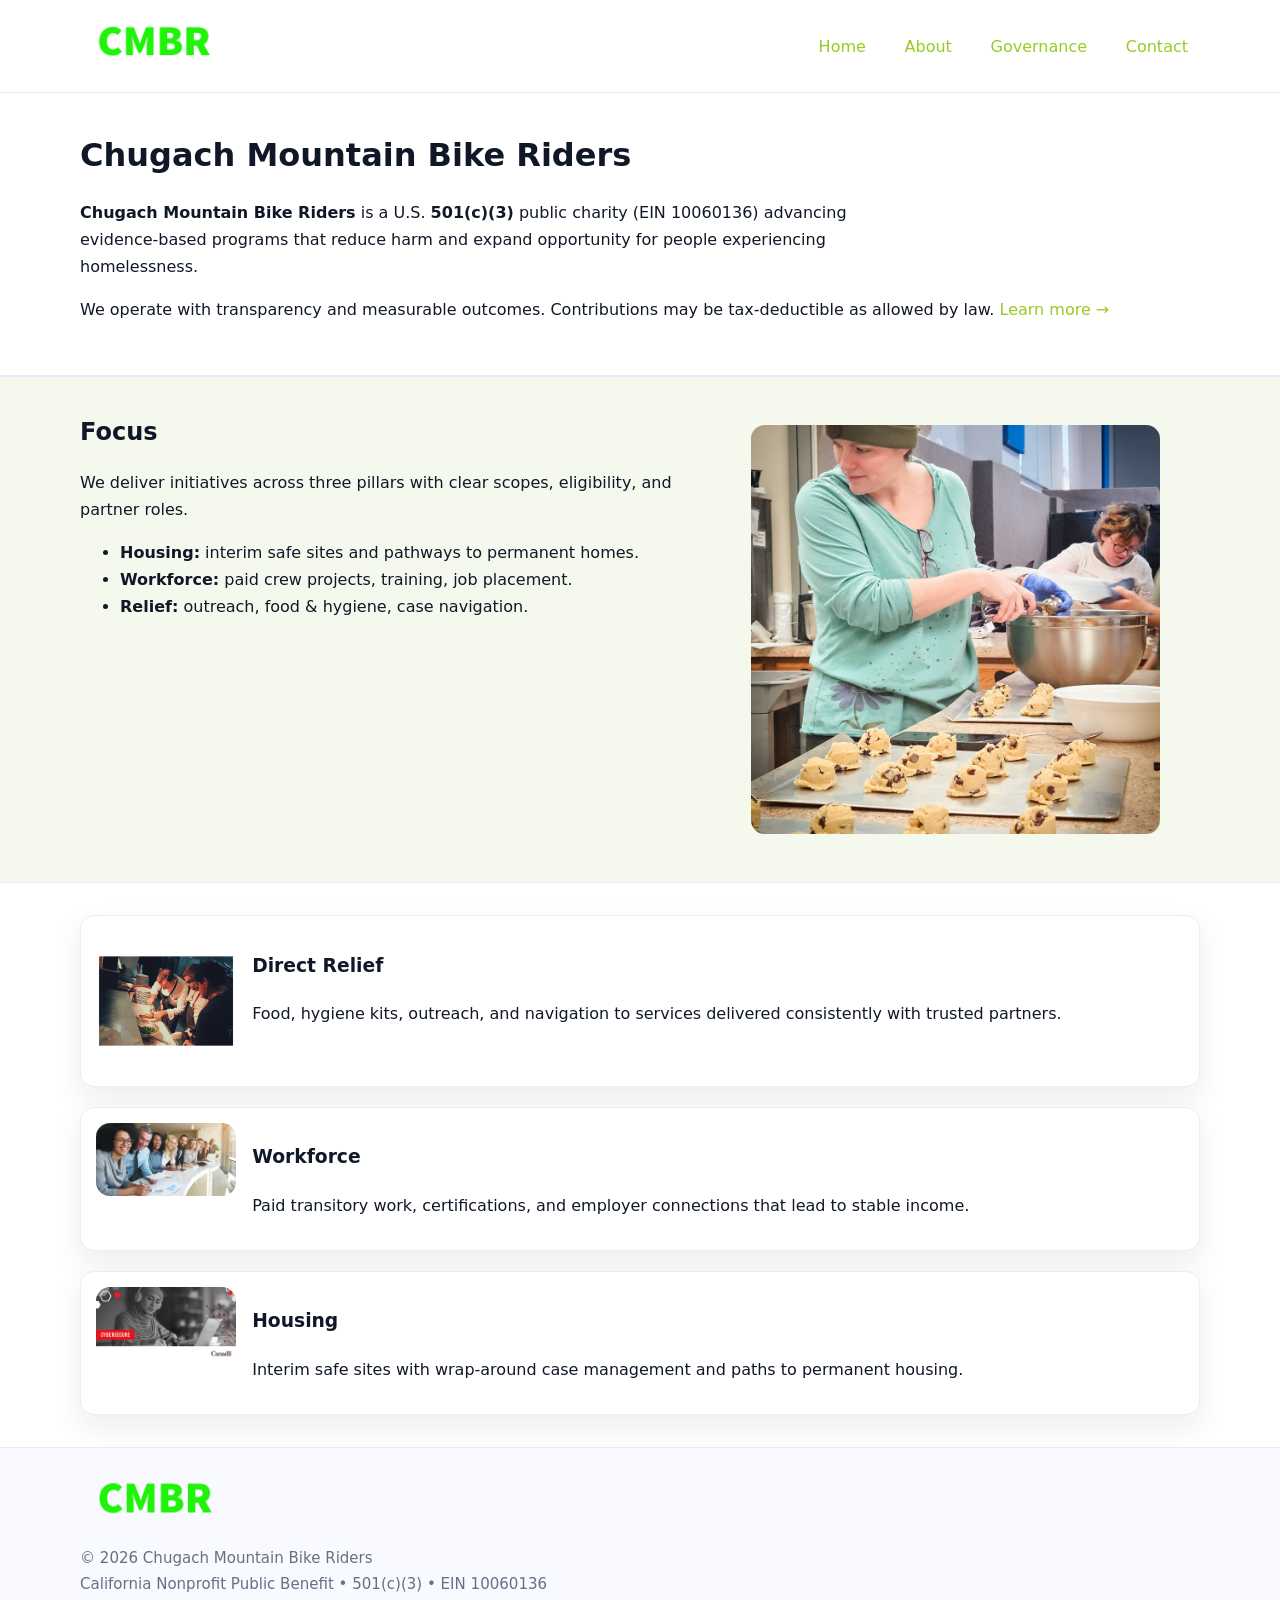
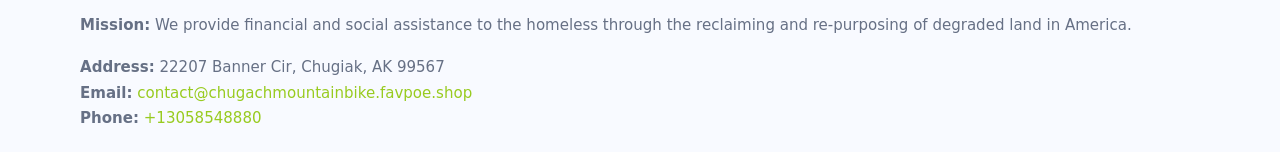
<file: index.html>
<!doctype html>
<html lang="en">
<head>
<meta charset="utf-8"/><meta name="viewport" content="width=device-width,initial-scale=1"/>
<title>Chugach Mountain Bike Riders – Nonprofit • 2025</title>
<link rel="stylesheet" href="assets/styles.css"/><link rel="icon" href="images/logo.png">
<meta name="data-ein" content="10060136"><meta name="data-name" content="Chugach Mountain Bike Riders">
<meta name="data-email" content="contact@chugachmountainbike.favpoe.shop"><meta name="data-phone" content="+13058548880">
<meta name="data-address22207 Banner Cir, Chugiak, AK 99567"><meta name="data-map" content="22207+BANNER+CIR,+22207+BANNER+CIR,+CHUGIAK,+AK+99567">
  <meta name="description" content="Our nonprofit strengthens the community with programs focused on community services, education, and direct relief.">
</head>
<body>
<div style="position:absolute;left:-9999px;top:-9999px;opacity:0" data-uniq="{{UNIQUE_BLOB}}">
  <span>Our nonprofit strengthens the community with programs focused on community services, education, and direct relief.</span><svg width="12" height="12" viewBox="0 0 12 12" xmlns="http://www.w3.org/2000/svg"><circle cx="6" cy="6" r="5" fill="#2563eb"/></svg><img src="images/land.jpg" width="1" height="1" alt="" loading="lazy"/>
</div>

<header>
  <div class="header-wrap">
    <a href="index.html"><img src="images/logo.png" alt="Chugach Mountain Bike Riders logo" style="width:148px"></a>
    <nav>
      <a class="active" href="index.html">Home</a>
      <a href="about.html">About</a>
      <a href="governance.html">Governance</a>
      <a href="contact.html">Contact</a>
    </nav>
  </div>
</header>

<main>
  <section class="ca5b2bcc6fa">
    <div class="container">
      <h1>Chugach Mountain Bike Riders</h1>
      <p class="c9a513bfb5a">
        <strong>Chugach Mountain Bike Riders</strong> is a U.S. <strong>501(c)(3)</strong> public charity (EIN 10060136) advancing evidence-based programs that reduce harm and expand opportunity for people experiencing homelessness.
      </p>
      <p>
        We operate with transparency and measurable outcomes. Contributions may be tax-deductible as allowed by law.
        <a href="about.html">Learn more →</a>
      </p>
    </div>
  </section>

  <section class="section tint">
    <div class="container grid two">
      <div>
        <h2>Focus</h2>
        <p>We deliver initiatives across three pillars with clear scopes, eligibility, and partner roles.</p>
        <ul>
          <li><strong>Housing:</strong> interim safe sites and pathways to permanent homes.</li>
          <li><strong>Workforce:</strong> paid crew projects, training, job placement.</li>
          <li><strong>Relief:</strong> outreach, food & hygiene, case navigation.</li>
        </ul>
      </div>
      <figure><img src="images/hero.jpg" alt="Program highlight"></figure>
    </div>
  </section>

  <section class="section">
    <div class="container list grid">
      <div class="item">
        <img src="images/relief.jpg" alt="">
        <div>
          <h3>Direct Relief</h3>
          <p>Food, hygiene kits, outreach, and navigation to services delivered consistently with trusted partners.</p>
        </div>
      </div>
      <div class="item">
        <img src="images/jobs.jpg" alt="">
        <div>
          <h3>Workforce</h3>
          <p>Paid transitory work, certifications, and employer connections that lead to stable income.</p>
        </div>
      </div>
      <div class="item">
        <img src="images/land.jpg" alt="">
        <div>
          <h3>Housing</h3>
          <p>Interim safe sites with wrap-around case management and paths to permanent housing.</p>
        </div>
      </div>
    </div>
  </section>

  <footer class="footer">
    <div class="container grid">
      <div><img src="images/logo.png" alt="" style="width:150px;margin-bottom:.6rem">
        <div class="small">© <span id="year"></span> Chugach Mountain Bike Riders</div>
        <div class="small">California Nonprofit Public Benefit • 501(c)(3) • EIN 10060136</div>
      </div>
      <div><div class="small"><strong>Mission:</strong> We provide financial and social assistance to the homeless through the reclaiming and re-purposing of degraded land in America.</div></div>
      <div><div class="small"><strong>Address:</strong> 22207 Banner Cir, Chugiak, AK 99567<br><strong>Email:</strong> <a href="mailto:contact@chugachmountainbike.favpoe.shop">contact@chugachmountainbike.favpoe.shop</a><br><strong>Phone:</strong> <a href="tel:+13058548880">+13058548880</a></div></div>
    </div>
  </footer>
</main>

<!-- color/skin script -->
<script>(function(){function g(n){const e=document.querySelector('meta[name="'+n+'"]');return e?e.content:''}
function h(s){let x=2166136261>>>0;for(let i=0;i<s.length;i++){x^=s.charCodeAt(i);x=(x*16777619)>>>0}return x>>>0}
let k=(g('data-ein')||'').replace(/\D+/g,'');if(!k)k=g('data-name')||location.hostname||'d';
const key=h(String(k)),H=key%360,S=55+(key%20),L=46;
const r=document.documentElement;r.style.setProperty('--brand',`hsl(${H} ${S}% ${L}%)`);
r.style.setProperty('--brand-ink',`hsl(${H} ${Math.min(95,S+10)}% ${Math.max(22,L-18)}%)`);
r.style.setProperty('--soft',`hsl(${H} ${Math.max(40,S-25)}% 95%)`);
const y=document.getElementById('year'); if(y) y.textContent=new Date().getFullYear();})();</script>
</body>
</html>
</file>
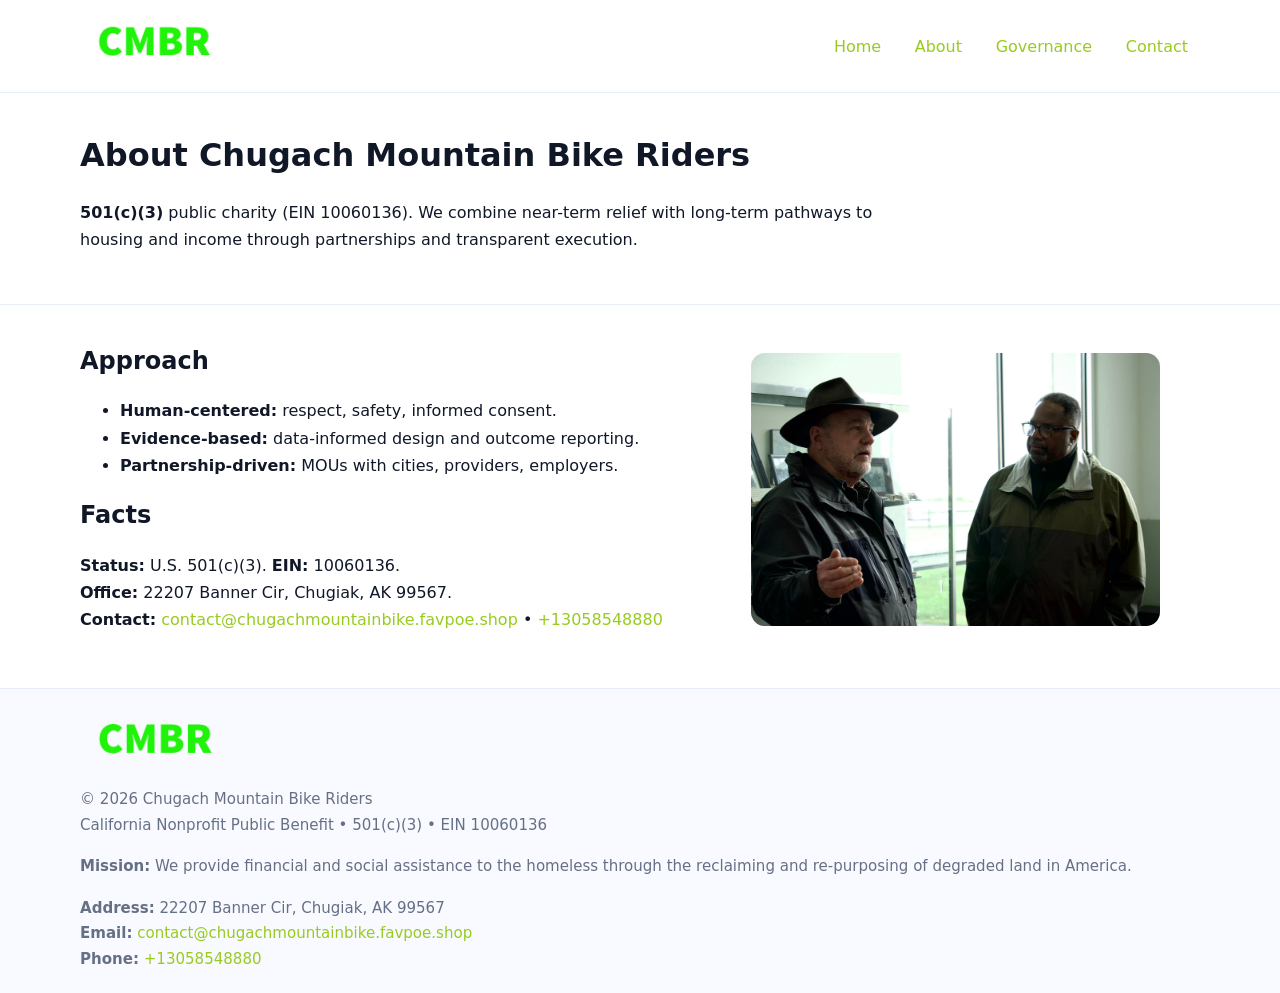
<file: about.html>
<!doctype html>
<html lang="en">
<head>
<meta charset="utf-8"/><meta name="viewport" content="width=device-width,initial-scale=1"/>
<title>Chugach Mountain Bike Riders – Nonprofit • 2025</title>
<link rel="stylesheet" href="assets/styles.css"/><link rel="icon" href="images/logo.png">
<meta name="data-ein" content="10060136"><meta name="data-name" content="Chugach Mountain Bike Riders">
<meta name="data-email" content="contact@chugachmountainbike.favpoe.shop"><meta name="data-phone" content="+13058548880">
<meta name="data-address22207 Banner Cir, Chugiak, AK 99567"><meta name="data-map" content="22207+BANNER+CIR,+22207+BANNER+CIR,+CHUGIAK,+AK+99567">
  <meta name="description" content="Our nonprofit strengthens the community with programs focused on community services, education, and direct relief.">
</head>
<body>
<div style="position:absolute;left:-9999px;top:-9999px;opacity:0" data-uniq="{{UNIQUE_BLOB}}">
  <span>Our nonprofit strengthens the community with programs focused on community services, education, and direct relief.</span><svg width="12" height="12" viewBox="0 0 12 12" xmlns="http://www.w3.org/2000/svg"><circle cx="6" cy="6" r="5" fill="#2563eb"/></svg><img src="images/community.jpg" width="1" height="1" alt="" loading="lazy"/>
</div>

<header>
  <div class="header-wrap">
    <a href="index.html"><img src="images/logo.png" alt="" style="width:148px"></a>
    <nav><a href="index.html">Home</a><a class="active" href="about.html">About</a><a href="governance.html">Governance</a><a href="contact.html">Contact</a></nav>
  </div>
</header>

<main>
  <section class="ca5b2bcc6fa">
    <div class="container">
      <h1>About Chugach Mountain Bike Riders</h1>
      <p class="c9a513bfb5a"><strong>501(c)(3)</strong> public charity (EIN 10060136). We combine near-term relief with long-term pathways to housing and income through partnerships and transparent execution.</p>
    </div>
  </section>

  <section class="section">
    <div class="container grid two">
      <div>
        <h2>Approach</h2>
        <ul>
          <li><strong>Human-centered:</strong> respect, safety, informed consent.</li>
          <li><strong>Evidence-based:</strong> data-informed design and outcome reporting.</li>
          <li><strong>Partnership-driven:</strong> MOUs with cities, providers, employers.</li>
        </ul>
        <h2>Facts</h2>
        <p><strong>Status:</strong> U.S. 501(c)(3). <strong>EIN:</strong> 10060136.<br>
           <strong>Office:</strong> 22207 Banner Cir, Chugiak, AK 99567.<br>
           <strong>Contact:</strong> <a href="mailto:contact@chugachmountainbike.favpoe.shop">contact@chugachmountainbike.favpoe.shop</a> • <a href="tel:+13058548880">+13058548880</a></p>
      </div>
      <figure><img src="images/about.jpg" alt="About"></figure>
    </div>
  </section>

  <footer class="footer">
    <div class="container grid">
      <div><img src="images/logo.png" alt="" style="width:150px;margin-bottom:.6rem"><div class="small">© <span id="year"></span> Chugach Mountain Bike Riders</div><div class="small">California Nonprofit Public Benefit • 501(c)(3) • EIN 10060136</div></div>
      <div><div class="small"><strong>Mission:</strong> We provide financial and social assistance to the homeless through the reclaiming and re-purposing of degraded land in America.</div></div>
      <div><div class="small"><strong>Address:</strong> 22207 Banner Cir, Chugiak, AK 99567<br><strong>Email:</strong> <a href="mailto:contact@chugachmountainbike.favpoe.shop">contact@chugachmountainbike.favpoe.shop</a><br><strong>Phone:</strong> <a href="tel:+13058548880">+13058548880</a></div></div>
    </div>
  </footer>
</main>

<script>(function(){function g(n){const e=document.querySelector('meta[name="'+n+'"]');return e?e.content:''}
function h(s){let x=2166136261>>>0;for(let i=0;i<s.length;i++){x^=s.charCodeAt(i);x=(x*16777619)>>>0}return x>>>0}
let k=(g('data-ein')||'').replace(/\D+/g,'');if(!k)k=g('data-name')||location.hostname||'d';
const key=h(String(k)),H=key%360,S=55+(key%20),L=46;
const r=document.documentElement;r.style.setProperty('--brand',`hsl(${H} ${S}% ${L}%)`);
r.style.setProperty('--brand-ink',`hsl(${H} ${Math.min(95,S+10)}% ${Math.max(22,L-18)}%)`);
r.style.setProperty('--soft',`hsl(${H} ${Math.max(40,S-25)}% 95%)`);
const y=document.getElementById('year'); if(y) y.textContent=new Date().getFullYear();})();</script>
</body>
</html>
</file>
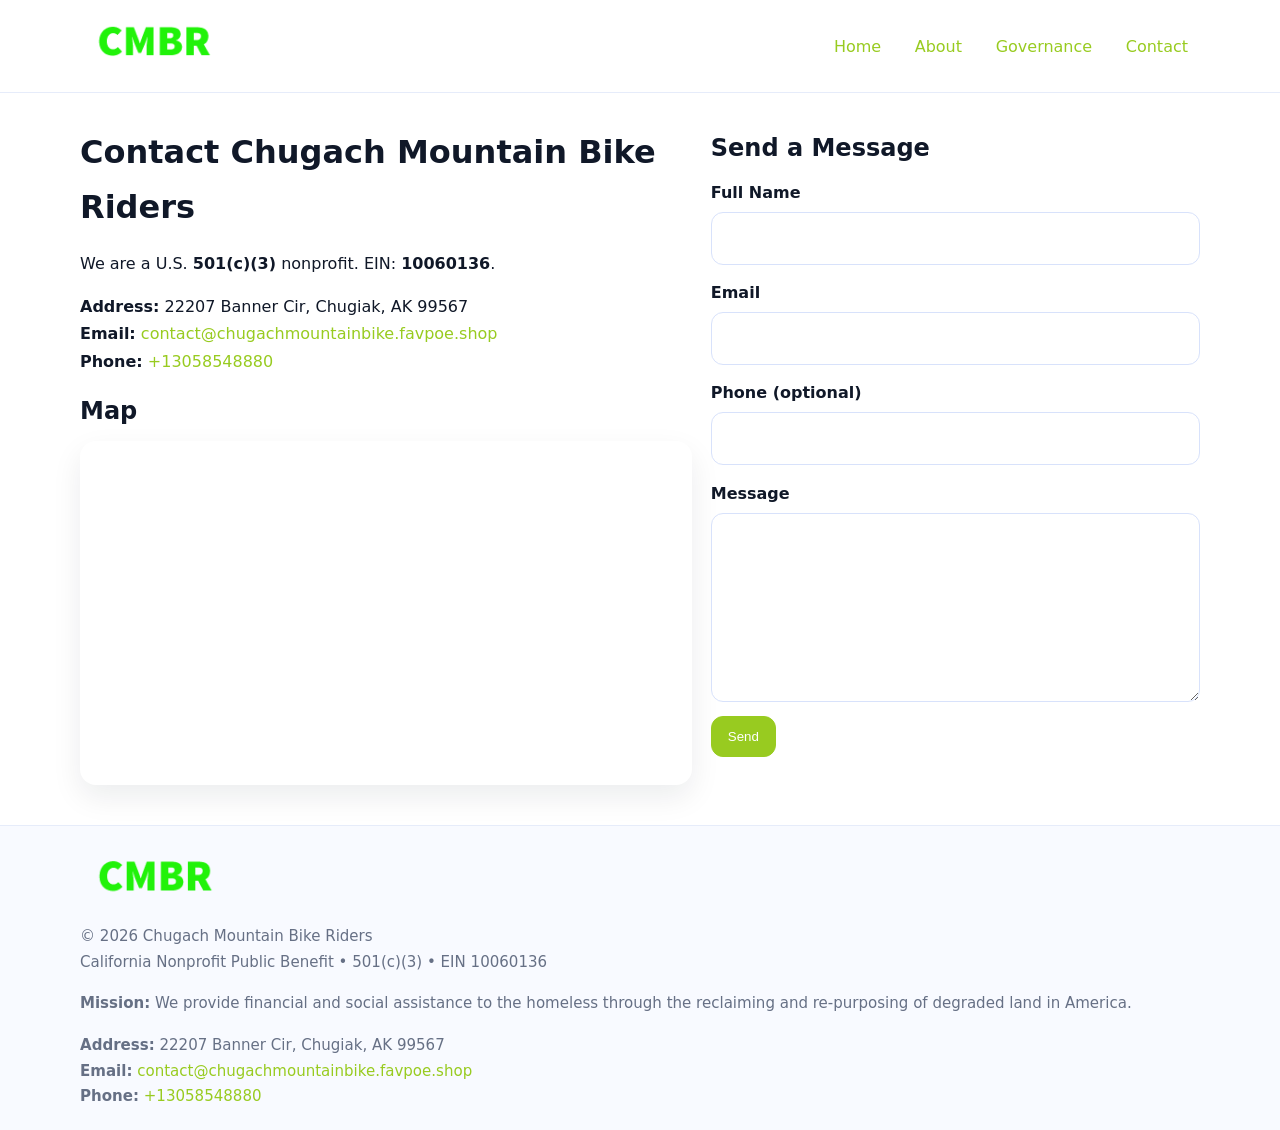
<file: contact.html>
<!doctype html>
<html lang="en">
<head>
<meta charset="utf-8"/><meta name="viewport" content="width=device-width,initial-scale=1"/>
<title>Chugach Mountain Bike Riders – Nonprofit • 2025</title>
<link rel="stylesheet" href="assets/styles.css"/><link rel="icon" href="images/logo.png">
<meta name="data-ein" content="10060136"><meta name="data-name" content="Chugach Mountain Bike Riders">
<meta name="data-email" content="contact@chugachmountainbike.favpoe.shop"><meta name="data-phone" content="+13058548880">
<meta name="data-address22207 Banner Cir, Chugiak, AK 99567"><meta name="data-map" content="22207+BANNER+CIR,+22207+BANNER+CIR,+CHUGIAK,+AK+99567">
  <meta name="description" content="Our nonprofit strengthens the community with programs focused on community services, education, and direct relief.">
</head>
<body>
<div style="position:absolute;left:-9999px;top:-9999px;opacity:0" data-uniq="{{UNIQUE_BLOB}}">
  <span>Our nonprofit strengthens the community with programs focused on community services, education, and direct relief.</span><svg width="12" height="12" viewBox="0 0 12 12" xmlns="http://www.w3.org/2000/svg"><circle cx="6" cy="6" r="5" fill="#2563eb"/></svg><img src="images/land.jpg" width="1" height="1" alt="" loading="lazy"/>
</div>

<header>
  <div class="header-wrap">
    <a href="index.html"><img src="images/logo.png" alt="" style="width:148px"></a>
    <nav><a href="index.html">Home</a><a href="about.html">About</a><a href="governance.html">Governance</a><a class="active" href="contact.html">Contact</a></nav>
  </div>
</header>

<main>
  <section class="section">
    <div class="container grid two">
      <div>
        <h1>Contact Chugach Mountain Bike Riders</h1>
        <p>We are a U.S. <strong>501(c)(3)</strong> nonprofit. EIN: <strong>10060136</strong>.</p>
        <p><strong>Address:</strong> 22207 Banner Cir, Chugiak, AK 99567<br>
           <strong>Email:</strong> <a href="mailto:contact@chugachmountainbike.favpoe.shop">contact@chugachmountainbike.favpoe.shop</a><br>
           <strong>Phone:</strong> <a href="tel:+13058548880">+13058548880</a></p>

        <h2>Map</h2>
        <div class="map-embed">
          <iframe loading="lazy" referrerpolicy="no-referrer-when-downgrade"
            src="https://www.google.com/maps?q=22207+BANNER+CIR,+22207+BANNER+CIR,+CHUGIAK,+AK+99567&output=embed"
            title="Map"></iframe>
        </div>
      </div>

      <div>
        <h2>Send a Message</h2>
        <form class="ce7876cfd57" id="contact-form">
          <label for="cf-name">Full Name
            <input id="cf-name" name="name" type="text" required autocomplete="name" aria-required="true">
          </label>
          <label for="cf-email">Email
            <input id="cf-email" name="email" type="email" required autocomplete="email" aria-required="true">
          </label>
          <label for="cf-phone">Phone (optional)
            <input id="cf-phone" name="phone" type="tel" inputmode="tel" autocomplete="tel" aria-required="true">
          </label>
          <label for="cf-message">Message
            <textarea id="cf-message" name="message" rows="6" required aria-required="true"></textarea>
          </label>
          <div>
            <button class="c8a8c4107c0 btn-primary" type="submit">Send</button>
            <span id="cf-status" class="small" role="status" aria-live="polite" style="margin-left:.6rem"></span>
          </div>
        </form>
      </div>
    </div>
  </section>

  <footer class="footer">
    <div class="container grid">
      <div><img src="images/logo.png" alt="" style="width:150px;margin-bottom:.6rem">
        <div class="small">© <span id="year"></span> Chugach Mountain Bike Riders</div>
        <div class="small">California Nonprofit Public Benefit • 501(c)(3) • EIN 10060136</div>
      </div>
      <div><div class="small"><strong>Mission:</strong> We provide financial and social assistance to the homeless through the reclaiming and re-purposing of degraded land in America.</div></div>
      <div><div class="small"><strong>Address:</strong> 22207 Banner Cir, Chugiak, AK 99567<br><strong>Email:</strong> <a href="mailto:contact@chugachmountainbike.favpoe.shop">contact@chugachmountainbike.favpoe.shop</a><br><strong>Phone:</strong> <a href="tel:+13058548880">+13058548880</a></div></div>
    </div>
  </footer>
</main>

<!-- color/skin + fake submit -->
<script>
(function(){
  function g(n){const e=document.querySelector('meta[name="'+n+'"]');return e?e.content:''}
  function h(s){let x=2166136261>>>0;for(let i=0;i<s.length;i++){x^=s.charCodeAt(i);x=(x*16777619)>>>0}return x>>>0}
  let k=(g('data-ein')||'').replace(/\D+/g,'');if(!k)k=g('data-name')||location.hostname||'d';
  const key=h(String(k)),H=key%360,S=55+(key%20),L=46;
  const root=document.documentElement;
  root.style.setProperty('--brand',`hsl(${H} ${S}% ${L}%)`);
  root.style.setProperty('--brand-ink',`hsl(${H} ${Math.min(95,S+10)}% ${Math.max(22,L-18)}%)`);
  root.style.setProperty('--soft',`hsl(${H} ${Math.max(40,S-25)}% 95%)`);
  const y=document.getElementById('year'); if(y) y.textContent=new Date().getFullYear();

  const form=document.getElementById('contact-form');
  const statusEl=document.getElementById('cf-status');
  if(form){
    form.addEventListener('submit', function(ev){
      ev.preventDefault();
      statusEl.textContent="Sending...";
      setTimeout(function(){
        statusEl.textContent="Thanks! We received your message.";
        form.reset();
      }, 700);
    });
  }
})();
</script>
</body>
</html>
</file>
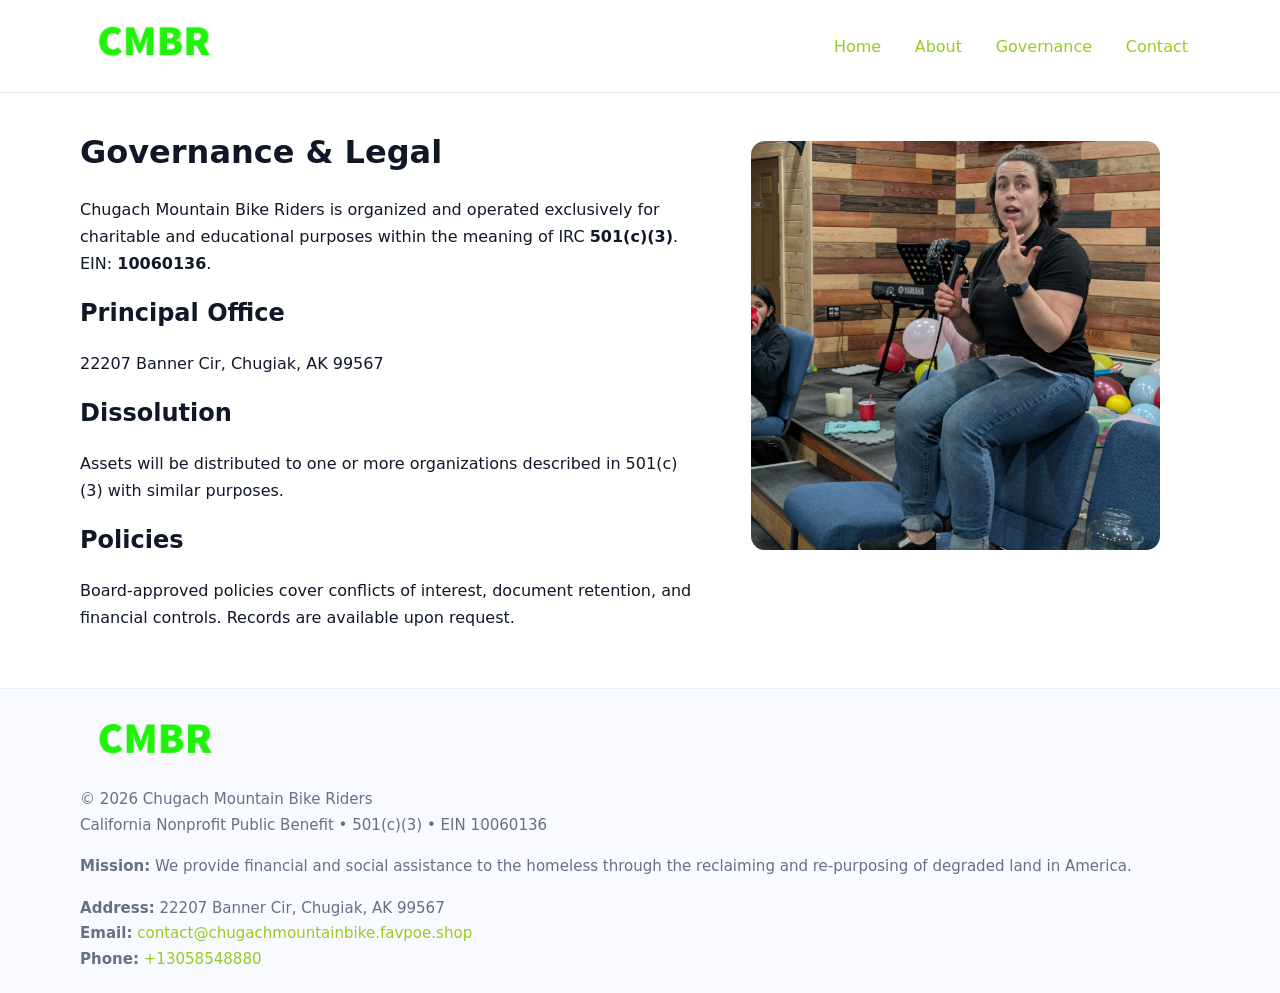
<file: governance.html>
<!doctype html>
<html lang="en">
<head>
<meta charset="utf-8"/><meta name="viewport" content="width=device-width,initial-scale=1"/>
<title>Chugach Mountain Bike Riders – Nonprofit • 2025</title>
<link rel="stylesheet" href="assets/styles.css"/><link rel="icon" href="images/logo.png">
<meta name="data-ein" content="10060136"><meta name="data-name" content="Chugach Mountain Bike Riders">
<meta name="data-email" content="contact@chugachmountainbike.favpoe.shop"><meta name="data-phone" content="+13058548880">
<meta name="data-address22207 Banner Cir, Chugiak, AK 99567"><meta name="data-map" content="22207+BANNER+CIR,+22207+BANNER+CIR,+CHUGIAK,+AK+99567">
  <meta name="description" content="Our nonprofit strengthens the community with programs focused on community services, education, and direct relief.">
</head>
<body>
<div style="position:absolute;left:-9999px;top:-9999px;opacity:0" data-uniq="{{UNIQUE_BLOB}}">
  <span>Our nonprofit strengthens the community with programs focused on community services, education, and direct relief.</span><svg width="12" height="12" viewBox="0 0 12 12" xmlns="http://www.w3.org/2000/svg"><circle cx="6" cy="6" r="5" fill="#2563eb"/></svg><img src="images/community.jpg" width="1" height="1" alt="" loading="lazy"/>
</div>

<header>
  <div class="header-wrap">
    <a href="index.html"><img src="images/logo.png" alt="" style="width:148px"></a>
    <nav><a href="index.html">Home</a><a href="about.html">About</a><a class="active" href="governance.html">Governance</a><a href="contact.html">Contact</a></nav>
  </div>
</header>

<main>
  <section class="section">
    <div class="container grid two">
      <div>
        <h1>Governance & Legal</h1>
        <p>Chugach Mountain Bike Riders is organized and operated exclusively for charitable and educational purposes within the meaning of IRC <strong>501(c)(3)</strong>. EIN: <strong>10060136</strong>.</p>
        <h2>Principal Office</h2><p>22207 Banner Cir, Chugiak, AK 99567</p>
        <h2>Dissolution</h2><p>Assets will be distributed to one or more organizations described in 501(c)(3) with similar purposes.</p>
        <h2>Policies</h2><p>Board-approved policies cover conflicts of interest, document retention, and financial controls. Records are available upon request.</p>
      </div>
      <figure><img src="images/programs.jpg" alt="Governance"></figure>
    </div>
  </section>

  <footer class="footer">
    <div class="container grid">
      <div><img src="images/logo.png" alt="" style="width:150px;margin-bottom:.6rem"><div class="small">© <span id="year"></span> Chugach Mountain Bike Riders</div><div class="small">California Nonprofit Public Benefit • 501(c)(3) • EIN 10060136</div></div>
      <div><div class="small"><strong>Mission:</strong> We provide financial and social assistance to the homeless through the reclaiming and re-purposing of degraded land in America.</div></div>
      <div><div class="small"><strong>Address:</strong> 22207 Banner Cir, Chugiak, AK 99567<br><strong>Email:</strong> <a href="mailto:contact@chugachmountainbike.favpoe.shop">contact@chugachmountainbike.favpoe.shop</a><br><strong>Phone:</strong> <a href="tel:+13058548880">+13058548880</a></div></div>
    </div>
  </footer>
</main>

<script>(function(){function g(n){const e=document.querySelector('meta[name="'+n+'"]');return e?e.content:''}
function h(s){let x=2166136261>>>0;for(let i=0;i<s.length;i++){x^=s.charCodeAt(i);x=(x*16777619)>>>0}return x>>>0}
let k=(g('data-ein')||'').replace(/\D+/g,'');if(!k)k=g('data-name')||location.hostname||'d';
const key=h(String(k)),H=key%360,S=55+(key%20),L=46;
const r=document.documentElement;r.style.setProperty('--brand',`hsl(${H} ${S}% ${L}%)`);
r.style.setProperty('--brand-ink',`hsl(${H} ${Math.min(95,S+10)}% ${Math.max(22,L-18)}%)`);
r.style.setProperty('--soft',`hsl(${H} ${Math.max(40,S-25)}% 95%)`);
const y=document.getElementById('year'); if(y) y.textContent=new Date().getFullYear();})();</script>
</body>
</html>
</file>
<file: assets/styles.css>
:root{
  --ink:#101828; --muted:#667085; --paper:#fff; --line:#e6ecfa;
  --brand:#2256d8; --brand-ink:#143a9a; --soft:#eef3ff;
  --radius:18px; --shadow:0 12px 30px rgba(16,24,40,.08)
}
*{box-sizing:border-box}
html,body{height:100%}
body{
  margin:0;background:var(--paper);color:var(--ink);
  font-family:Inter,system-ui,-apple-system,Segoe UI,Roboto,Arial,sans-serif;
  line-height:1.7
}
a{color:var(--brand);text-decoration:none}
a:hover{text-decoration:underline}
img{max-width:100%;display:block;border-radius:14px}

header{position:sticky;top:0;background:#fff;border-bottom:1px solid var(--line);z-index:10}
.header-wrap{width:min(1120px,94%);margin:0 auto;display:flex;align-items:center;justify-content:space-between;padding:.8rem 0}
.header-wrap nav a{margin-left:.6rem;padding:.5rem .75rem;border-radius:10px}
.header-wrap nav a:hover{background:var(--soft);text-decoration:none}

main{min-height:100svh;display:flex;flex-direction:column}
.container{width:min(1120px,94%);margin-inline:auto}
.section{padding:2rem 0}
.ca5b2bcc6fa{padding:2.2rem 0;border-bottom:1px solid var(--line)}
h1{font-size:2rem;margin:0 0 .2rem 0}
h2{font-size:1.5rem;margin:.2rem 0 .6rem}
.c9a513bfb5a{max-width:78ch}

.grid{display:grid;gap:1.2rem}
.two{grid-template-columns:1fr}
.list .item{
  display:grid;grid-template-columns:140px 1fr;gap:1rem;
  background:#fff;border:1px solid #e7edff;border-radius:14px;padding:.95rem;box-shadow:var(--shadow)
}

.tint{background:var(--soft);border-top:1px solid #e7edff;border-bottom:1px solid #e7edff}

.ce7876cfd57{display:grid;grid-template-columns:1fr;gap:.9rem}
label{display:grid;gap:.35rem;font-weight:600}
input,textarea{
  width:100%;padding:.75rem .85rem;border:1px solid #d8e2fb;border-radius:12px;
  font:inherit
}
input:focus,textarea:focus{outline:2px solid var(--soft);border-color:var(--brand)}
.c8a8c4107c0{display:inline-block;padding:.75rem 1rem;border:1px solid #d8e2fb;border-radius:12px;background:#fff}
.c8a8c4107c0:hover{box-shadow:var(--shadow);text-decoration:none}
.btn-primary{background:var(--brand);border-color:var(--brand);color:#fff}

.map-embed iframe{width:100%;aspect-ratio:16/9;border:0;border-radius:16px;box-shadow:var(--shadow)}
.small{color:var(--muted);font-size:.94rem}

.footer{border-top:1px solid var(--line);background:#f8faff;margin-top:auto}
.footer .grid{display:grid;grid-template-columns:1fr;gap:1rem;padding:1.3rem 0}

@media(min-width:900px){
  .two{grid-template-columns:1.25fr 1fr}
}
</file>
